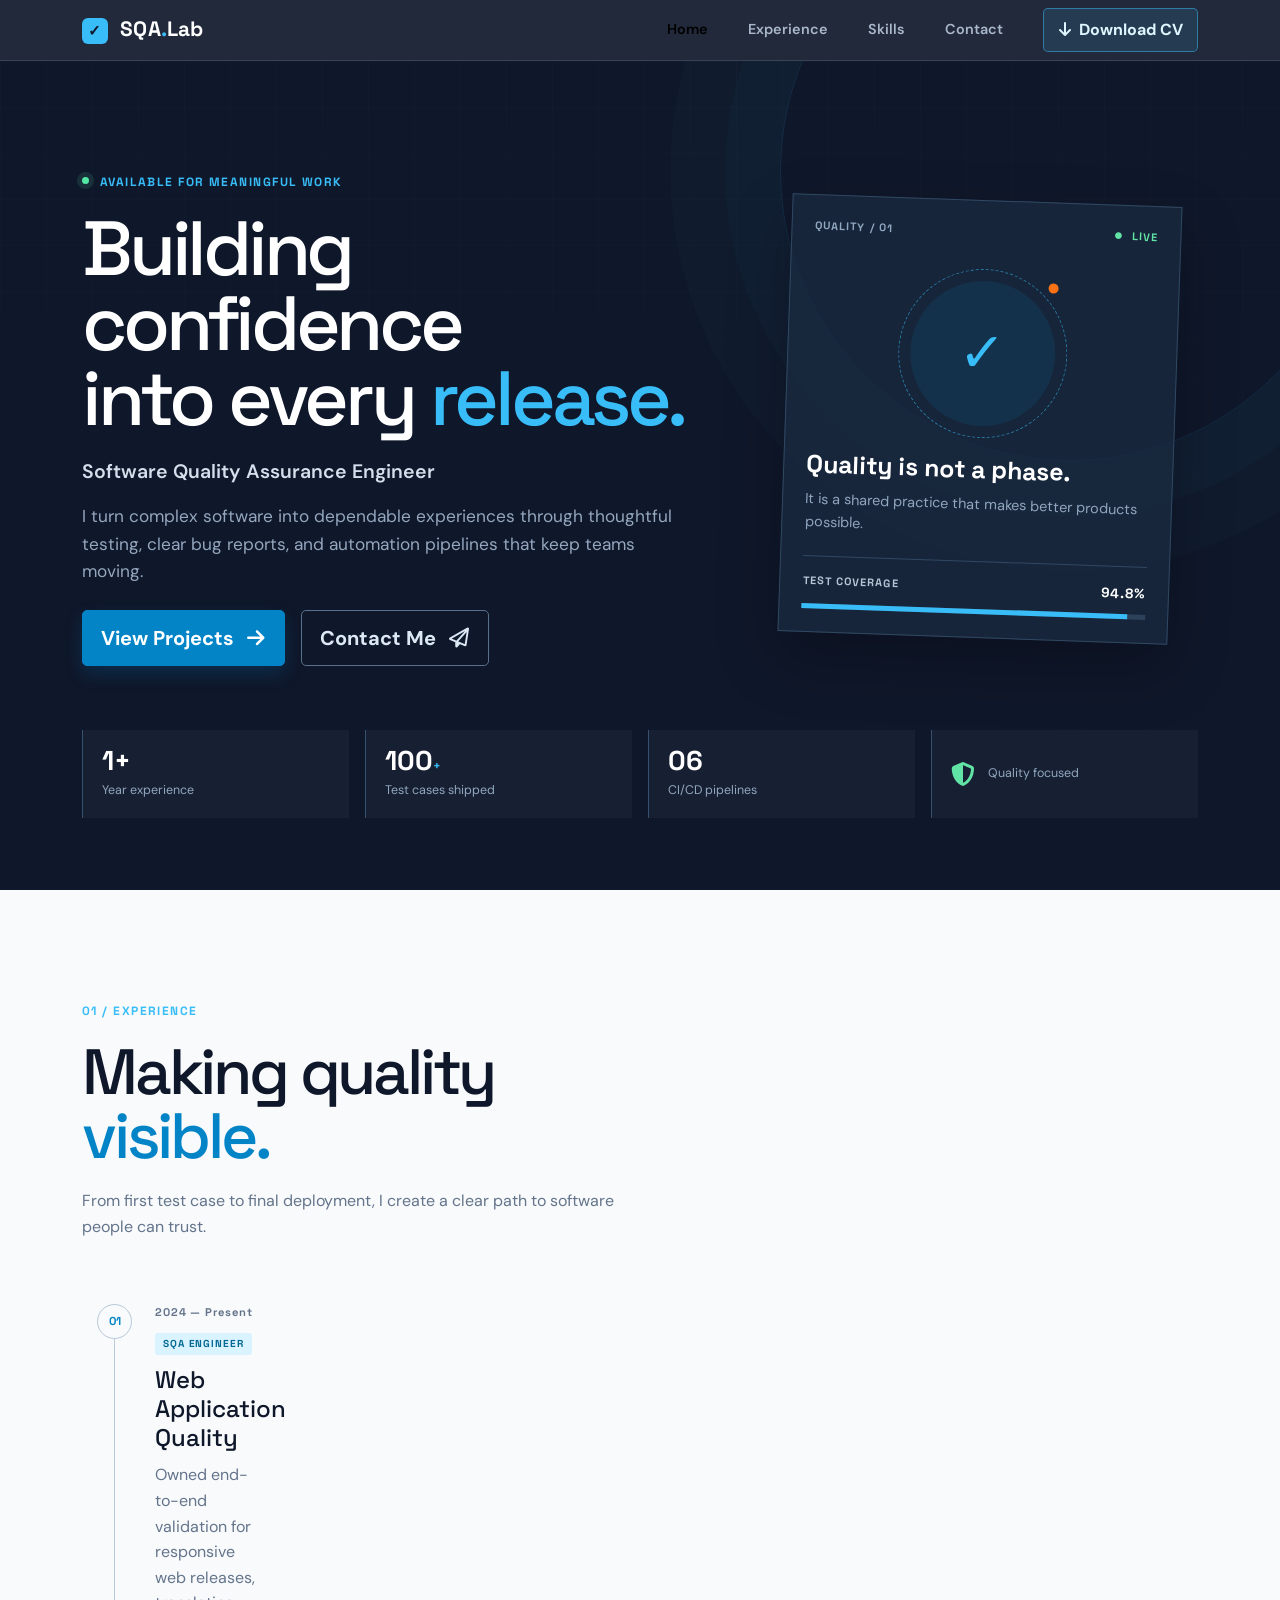
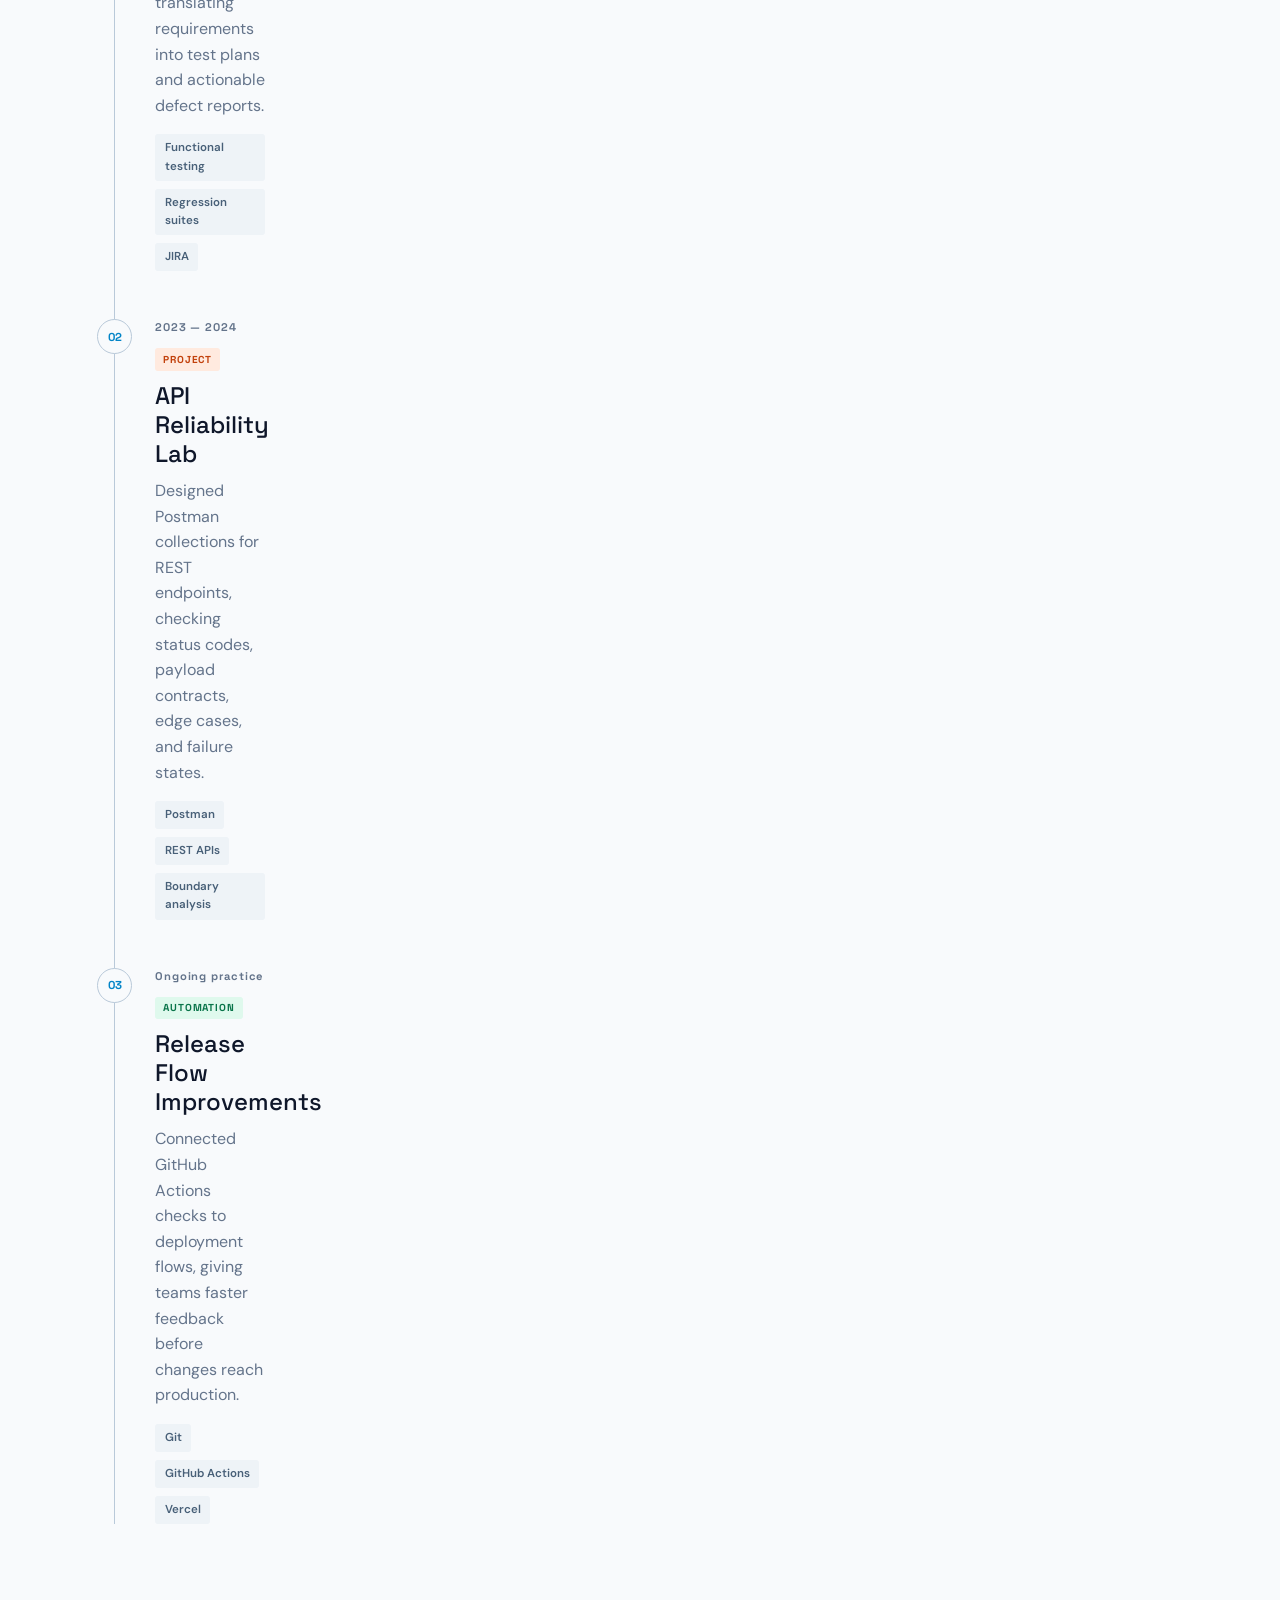
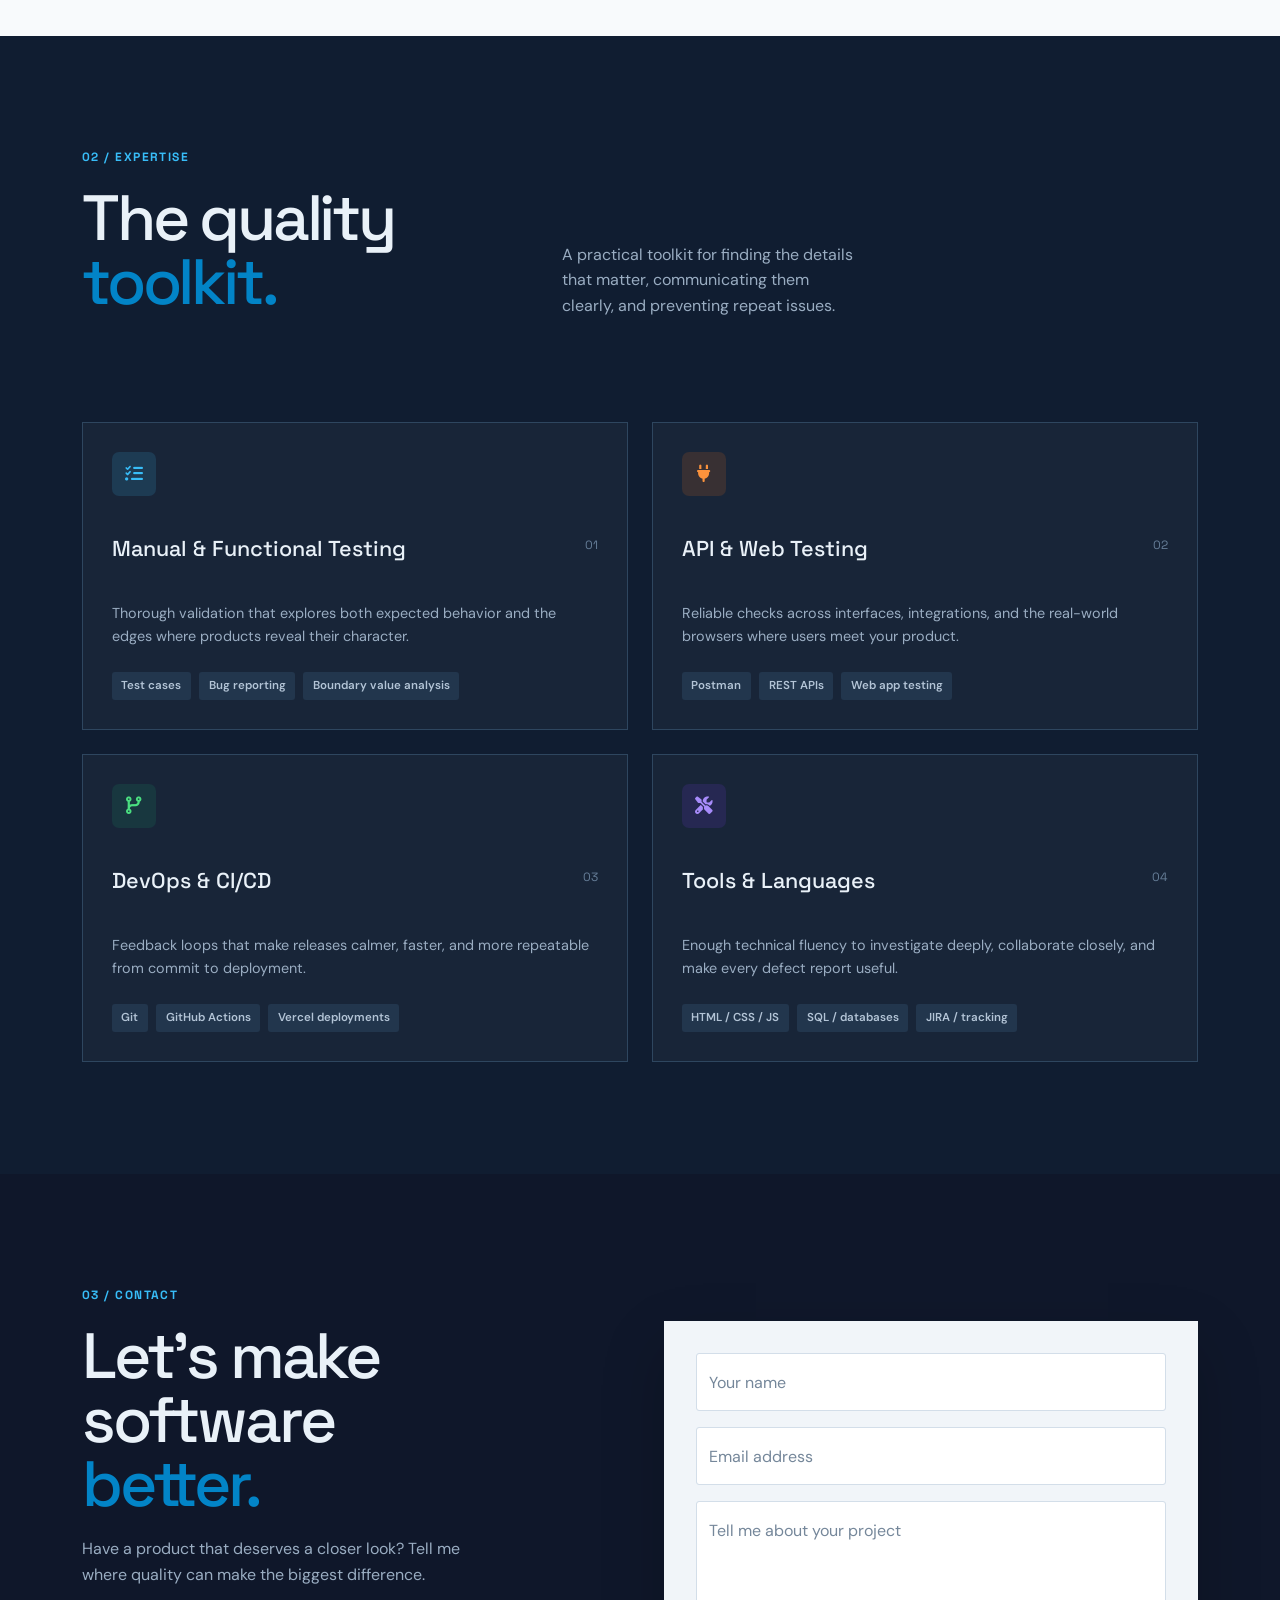
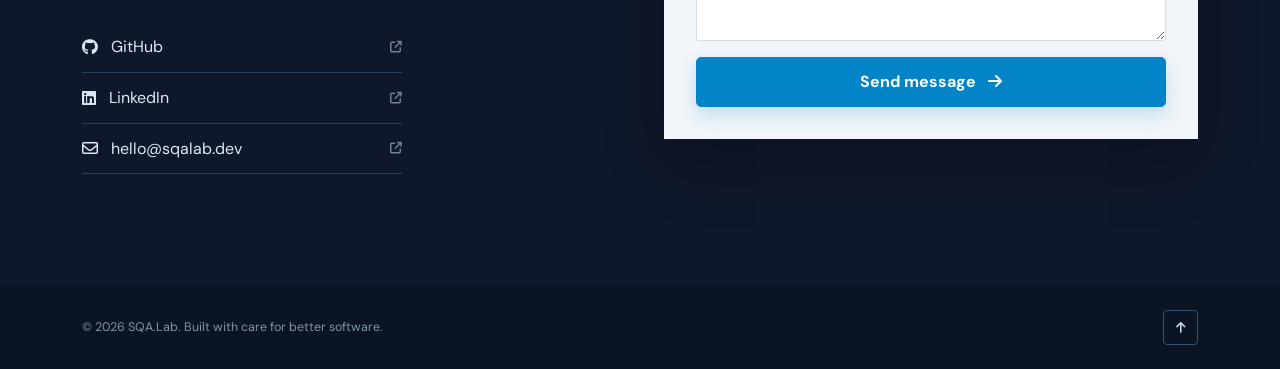
<file: index.html>
<!doctype html>
<html lang="en">
<head>
  <meta charset="UTF-8">
  <meta name="viewport" content="width=device-width, initial-scale=1">
  <meta name="description" content="Portfolio of a Software Quality Assurance Engineer specializing in reliable releases and automation pipelines.">
  <title>SQA.Lab | Software Quality Assurance Engineer</title>
  <link rel="preconnect" href="https://fonts.googleapis.com">
  <link rel="preconnect" href="https://fonts.gstatic.com" crossorigin>
  <link href="https://fonts.googleapis.com/css2?family=DM+Sans:wght@400;500;600;700&family=Space+Grotesk:wght@500;600;700&display=swap" rel="stylesheet">
  <link href="https://cdn.jsdelivr.net/npm/bootstrap@5.3.3/dist/css/bootstrap.min.css" rel="stylesheet">
  <link rel="stylesheet" href="https://cdnjs.cloudflare.com/ajax/libs/font-awesome/6.5.2/css/all.min.css">
  <link rel="stylesheet" href="css/styles.css">
</head>
<body id="top">
  <div id="header-container"></div>
  <main>
    <div id="hero-container"></div>
    <div id="experience-container"></div>
    <div id="skills-container"></div>
    <div id="contact-container"></div>
  </main>
  <div id="footer-container"></div>
  <script src="https://cdn.jsdelivr.net/npm/bootstrap@5.3.3/dist/js/bootstrap.bundle.min.js"></script>
  <script src="js/loader.js"></script>
</body>
</html>
</file>
<file: css/styles.css>
:root {
  --ink: #0f172a;
  --ink-soft: #24344d;
  --paper: #f8fafc;
  --muted: #64748b;
  --line: #dbe4ee;
  --cyan: #0284c7;
  --cyan-light: #38bdf8;
  --navy: #101d31;
  --orange: #f97316;
  --green: #16a36a;
  --violet: #7c3aed;
  --display: "Space Grotesk", sans-serif;
  --body: "DM Sans", sans-serif;
}

html { scroll-behavior: smooth; }
body { margin: 0; color: var(--ink); background: var(--paper); font-family: var(--body); font-size: 16px; line-height: 1.6; }
section { scroll-margin-top: 80px; }
h1, h2, h3, .navbar-brand { font-family: var(--display); }
h1, h2, h3, p { margin-top: 0; }
a { color: inherit; text-decoration: none; transition: color .2s ease, background-color .2s ease, transform .2s ease; }

.site-nav { position: sticky; top: 0; z-index: 10; background: rgba(15, 23, 42, .92); border-bottom: 1px solid rgba(148, 163, 184, .2); backdrop-filter: blur(14px); }
.navbar-brand { color: #fff; font-size: 1.3rem; font-weight: 700; letter-spacing: .01em; }
.navbar-brand:hover { color: var(--cyan-light); }
.brand-mark { display: inline-grid; width: 26px; height: 26px; margin-right: 7px; place-items: center; color: var(--ink); background: var(--cyan-light); border-radius: 6px; font-size: .95rem; }
.brand-dot { color: var(--cyan-light); }
.nav-link { color: #aab8cc; font-size: .9rem; font-weight: 600; }
.nav-link:hover, .nav-link.active { color: #fff; }
.navbar-toggler { color: #fff; border: 1px solid #46617e; }
.navbar-toggler:focus { box-shadow: 0 0 0 3px rgba(56, 189, 248, .2); }
.btn { border-radius: 5px; font-weight: 700; padding: .75rem 1.15rem; transition: transform .2s ease, box-shadow .2s ease; }
.btn:hover { transform: translateY(-2px); }
.btn-primary { color: #fff; background: var(--cyan); border-color: var(--cyan); box-shadow: 0 8px 18px rgba(2, 132, 199, .2); }
.btn-primary:hover { color: #fff; background: #0369a1; border-color: #0369a1; }
.btn-nav { color: #dff6ff; background: rgba(56, 189, 248, .12); border: 1px solid rgba(56, 189, 248, .5); padding: .55rem .9rem; }
.btn-nav:hover { color: #fff; background: var(--cyan); }

.hero-section { position: relative; overflow: hidden; color: #fff; background: var(--ink); padding: 7rem 0 4.5rem; }
.hero-section:before { position: absolute; top: -180px; right: -80px; width: 580px; height: 580px; border: 1px solid rgba(56, 189, 248, .12); border-radius: 50%; content: ""; box-shadow: 0 0 0 55px rgba(56, 189, 248, .025), 0 0 0 110px rgba(56, 189, 248, .02); }
.hero-section:after { position: absolute; inset: 0; opacity: .08; pointer-events: none; content: ""; background-image: linear-gradient(rgba(148,163,184,.3) 1px, transparent 1px), linear-gradient(90deg, rgba(148,163,184,.3) 1px, transparent 1px); background-size: 46px 46px; mask-image: linear-gradient(to bottom, black, transparent 75%); }
.hero-section .container { position: relative; z-index: 1; }
.eyebrow { margin-bottom: 1.2rem; color: var(--cyan-light); font-family: var(--display); font-size: .75rem; font-weight: 700; letter-spacing: .12em; text-transform: uppercase; }
.pulse-dot { display: inline-block; width: 7px; height: 7px; margin: 0 .4rem .08rem 0; border-radius: 50%; background: #54e6a4; box-shadow: 0 0 0 5px rgba(84, 230, 164, .12); }
h1 { max-width: 720px; margin-bottom: 1.2rem; font-size: clamp(2.8rem, 6vw, 5.4rem); letter-spacing: -.055em; line-height: .98; }
h1 em { color: var(--cyan-light); font-style: normal; }
.hero-role { color: #d5deeb; font-size: 1.22rem; font-weight: 600; }
.hero-summary { max-width: 590px; color: #94a7be; font-size: 1.08rem; }
.btn-outline-light { border-color: #58708c; color: #dce9f5; }
.btn-outline-light:hover { color: var(--ink); background: #fff; }
.quality-panel { max-width: 390px; margin: auto; padding: 1.4rem; border: 1px solid #304862; background: rgba(26, 43, 64, .7); box-shadow: 0 25px 60px rgba(0, 0, 0, .25); transform: rotate(2deg); }
.panel-top, .panel-metric { display: flex; justify-content: space-between; color: #90a7c0; font-family: var(--display); font-size: .68rem; font-weight: 700; letter-spacing: .1em; }
.live-status { color: #62e3a6; }.live-status i { margin-right: 4px; font-size: .42rem; vertical-align: 2px; }
.orbit-mark { position: relative; display: grid; width: 145px; height: 145px; margin: 2.5rem auto 1.5rem; place-items: center; border-radius: 50%; color: var(--cyan-light); background: rgba(2, 132, 199, .12); font-size: 3.5rem; }
.orbit-ring { position: absolute; inset: -12px; border: 1px dashed rgba(56,189,248,.55); border-radius: 50%; }.orbit-ring:after { position: absolute; top: 11px; right: 10px; width: 10px; height: 10px; border-radius: 50%; background: var(--orange); content: ""; }
.panel-label { margin-bottom: .2rem; color: #fff; font-family: var(--display); font-size: 1.55rem; font-weight: 700; }.panel-copy { color: #91a7bf; font-size: .9rem; }.panel-rule { height: 1px; margin: 1.4rem 0 1rem; background: #304862; }.panel-metric { margin-bottom: .6rem; color: #b5c5d5; }.panel-metric strong { color: #fff; font-size: .85rem; }.coverage-bar { height: 5px; background: #2d415a; }.coverage-bar span { display: block; width: 94.8%; height: 100%; background: var(--cyan-light); }
.stats-row { position: relative; }.stat-card { min-height: 88px; padding: 1rem 1.2rem; border-left: 1px solid #36506d; background: rgba(255,255,255,.035); }.stat-card strong { display: block; color: #fff; font-family: var(--display); font-size: 1.7rem; line-height: 1.1; }.stat-card strong span { color: var(--cyan-light); }.stat-card span { color: #91a7bf; font-size: .78rem; }.stat-card-accent { display: flex; align-items: center; gap: .8rem; }.stat-card-accent i { color: #62e3a6; font-size: 1.5rem; }

.content-section { padding: 7rem 0; }.experience-section { background: var(--paper); }.section-heading { max-width: 560px; margin-bottom: 4rem; }.section-heading h2, .contact-section h2 { margin-bottom: 1.25rem; font-size: clamp(2.5rem, 5vw, 4rem); letter-spacing: -.05em; line-height: 1; }.section-heading h2 span, .contact-section h2 span { color: var(--cyan); }.section-heading > p:last-child, .heading-split > p:last-child { color: var(--muted); }.heading-split { display: flex; max-width: 780px; align-items: end; justify-content: space-between; gap: 3rem; }.heading-split > p { max-width: 300px; }
.timeline { max-width: 850px; margin-left: 2rem; border-left: 1px solid #b9c9d9; }.timeline-item { position: relative; display: grid; grid-template-columns: 110px 1fr; gap: 2rem; padding: 0 0 3rem 2.5rem; }.timeline-item:last-child { padding-bottom: 0; }.timeline-marker { position: absolute; top: 0; left: -18px; display: grid; width: 35px; height: 35px; place-items: center; color: var(--cyan); background: var(--paper); border: 1px solid #b9c9d9; border-radius: 50%; font-family: var(--display); font-size: .72rem; font-weight: 700; }.timeline-meta { display: flex; flex-wrap: wrap; gap: .7rem; color: var(--muted); font-family: var(--display); font-size: .7rem; font-weight: 700; letter-spacing: .08em; }.tag { padding: .2rem .5rem; border-radius: 3px; font-size: .63rem; }.tag-cyan { color: #036994; background: #d9f3ff; }.tag-orange { color: #c2410c; background: #ffeadf; }.tag-green { color: #087449; background: #dff9ed; }.timeline-content h3 { margin: .7rem 0 .6rem; font-size: 1.5rem; }.timeline-content p { max-width: 620px; color: var(--muted); }.chip-row { display: flex; flex-wrap: wrap; gap: .5rem; }.chip-row span, .skill-list span { padding: .3rem .6rem; color: #486078; background: #eef3f7; border-radius: 3px; font-size: .72rem; font-weight: 600; }

.skills-section { color: #e9f1f8; background: var(--navy); }.skills-section .eyebrow { color: var(--cyan-light); }.skills-section .section-heading > p { color: #9aadc2; }.skill-card { height: 100%; padding: 1.8rem; border: 1px solid #2e465f; background: rgba(255,255,255,.035); transition: transform .25s ease, border-color .25s ease, background .25s ease; }.skill-card:hover { border-color: var(--cyan-light); background: rgba(255,255,255,.07); transform: translateY(-6px); }.skill-icon { display: grid; width: 44px; height: 44px; margin-bottom: 2.5rem; place-items: center; border-radius: 7px; font-size: 1.1rem; }.icon-cyan { color: #38bdf8; background: rgba(56,189,248,.14); }.icon-orange { color: #fb923c; background: rgba(249,115,22,.14); }.icon-green { color: #4ade80; background: rgba(22,163,106,.14); }.icon-violet { color: #a78bfa; background: rgba(124,58,237,.14); }.skill-number { float: right; color: #667e98; font-family: var(--display); font-size: .75rem; }.skill-card h3 { max-width: 300px; min-height: 58px; font-size: 1.35rem; }.skill-card > p:not(.skill-number) { color: #9aadc2; font-size: .9rem; }.skill-list { display: flex; flex-wrap: wrap; gap: .5rem; margin-top: 1.5rem; }.skill-list span { color: #b3c4d6; background: #22364d; }

.contact-section { color: #e9f1f8; background: var(--ink); padding: 7rem 0; }.contact-section h2 { font-size: clamp(2.6rem, 5vw, 4rem); }.contact-intro { max-width: 410px; color: #9aadc2; }.social-links { margin-top: 2.2rem; }.social-links a { display: flex; max-width: 320px; align-items: center; gap: .8rem; padding: .75rem 0; border-bottom: 1px solid #2b4058; color: #dbe8f4; }.social-links a:hover { color: var(--cyan-light); padding-left: .3rem; }.social-links a i:last-child { margin-left: auto; color: #6c829b; font-size: .75rem; }.contact-form { padding: 2rem; background: #f1f5f9; box-shadow: 0 25px 60px rgba(0,0,0,.2); }.form-control { border-color: #d3dee9; border-radius: 3px; }.form-control:focus { border-color: var(--cyan); box-shadow: 0 0 0 .2rem rgba(2,132,199,.12); }.form-floating label { color: #75879a; }.form-status { display: none; margin: .8rem 0 0; color: #087449; font-size: .82rem; }.form-status.is-visible { display: block; }
.site-footer { padding: 1.5rem 0; color: #8192a5; background: #0b1424; font-size: .78rem; }.site-footer p { margin: 0; }.back-top { display: grid; width: 35px; height: 35px; place-items: center; color: #cbd9e6; border: 1px solid #3a5069; border-radius: 4px; }.back-top:hover { color: #fff; background: var(--cyan); }
.load-error { margin: 0; padding: .8rem 1rem; color: #a32828; background: #fee2e2; border: 1px solid #fecaca; }
@media (max-width: 991px) { .navbar-collapse { padding: 1rem 0; }.hero-section { padding-top: 5rem; }.quality-panel { transform: none; }.content-section, .contact-section { padding: 5rem 0; } }
@media (max-width: 767px) { .heading-split { display: block; }.heading-split > p { margin-top: 1.5rem; }.timeline { margin-left: .9rem; }.timeline-item { display: block; padding-left: 2rem; }.timeline-meta { margin-bottom: .5rem; }.timeline-marker { left: -18px; }.contact-form { padding: 1.25rem; }.hero-summary { font-size: 1rem; } }
</file>
